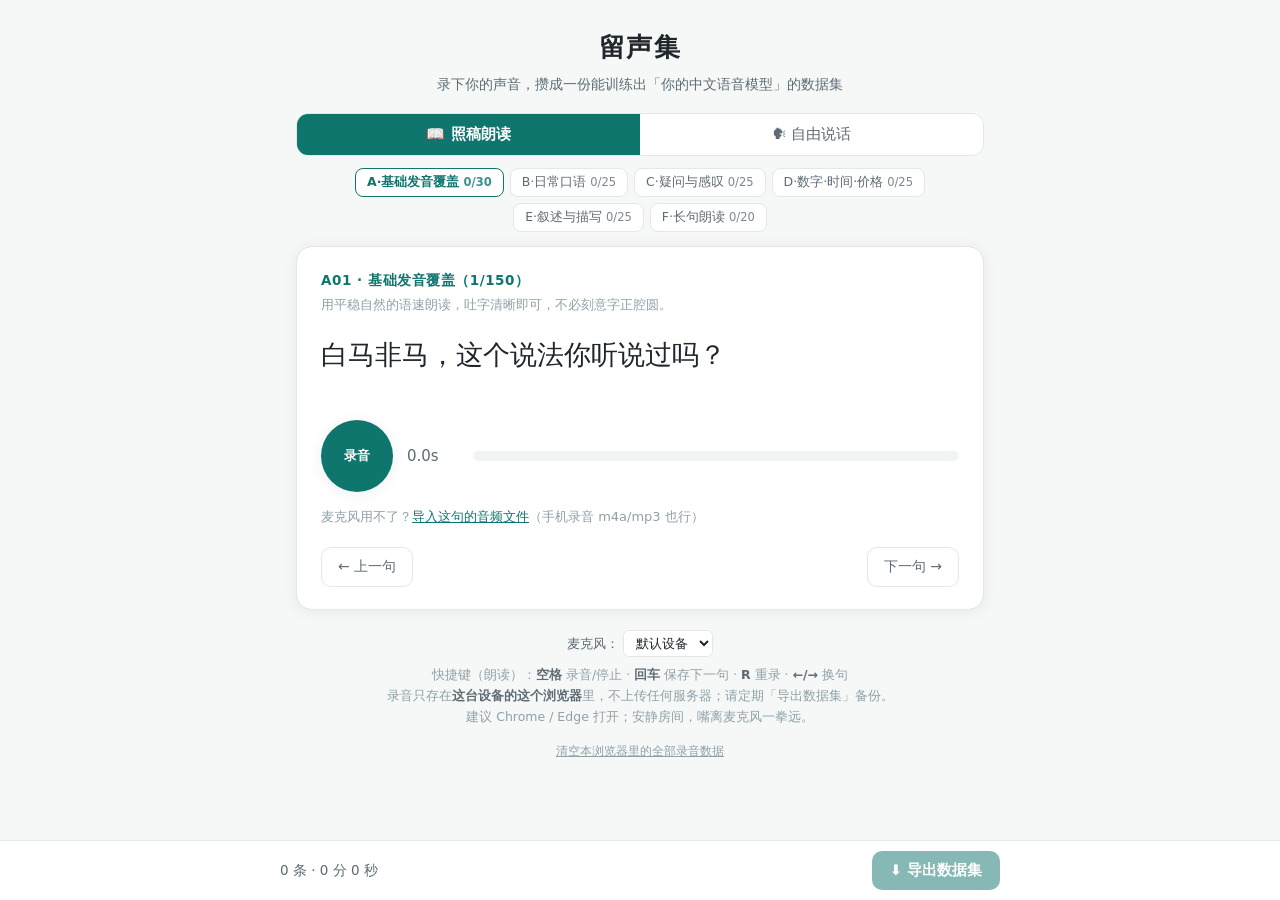
<file: web/index.html>
<!DOCTYPE html>
<html lang="zh-CN">
<head>
<meta charset="utf-8">
<meta name="viewport" content="width=device-width, initial-scale=1">
<title>留声集</title>
<link rel="icon" href="data:image/svg+xml,<svg xmlns=%22http://www.w3.org/2000/svg%22 viewBox=%220 0 100 100%22><text y=%22.9em%22 font-size=%2290%22>🎙️</text></svg>">
<style>
/* ---- 主题令牌：亮色为基准，暗色按同一套令牌重定义 ---- */
:root {
  --bg: #f6f8f7;         /* 冷调纸面，偏青灰 */
  --surface: #ffffff;
  --surface-2: #f0f4f2;
  --ink: #20262b;
  --muted: #5d6b74;
  --faint: #8fa0a8;
  --line: #e2e8e5;
  --accent: #0f766e;      /* 深青，工作室的一点颜色 */
  --accent-ink: #ffffff;
  --rec: #e5484d;         /* 语义色：录音中 */
  --ok: #2f8a4c;
  --warn-bg: #fdf6e3;
  --warn-line: #e8d49a;
  --warn-ink: #8a6116;
  --shadow: 0 2px 14px rgba(25, 45, 55, .08);
}
@media (prefers-color-scheme: dark) {
  :root:not([data-theme="light"]) {
    --bg: #12181b;
    --surface: #1a2226;
    --surface-2: #212b30;
    --ink: #e8edea;
    --muted: #98a9b0;
    --faint: #6b7d85;
    --line: #2a363c;
    --accent: #3cb8ab;
    --accent-ink: #0c1517;
    --rec: #f2555a;
    --ok: #57b374;
    --warn-bg: #2a2416;
    --warn-line: #57481f;
    --warn-ink: #d9b45e;
    --shadow: 0 2px 14px rgba(0, 0, 0, .35);
  }
}
:root[data-theme="dark"] {
  --bg: #12181b;
  --surface: #1a2226;
  --surface-2: #212b30;
  --ink: #e8edea;
  --muted: #98a9b0;
  --faint: #6b7d85;
  --line: #2a363c;
  --accent: #3cb8ab;
  --accent-ink: #0c1517;
  --rec: #f2555a;
  --ok: #57b374;
  --warn-bg: #2a2416;
  --warn-line: #57481f;
  --warn-ink: #d9b45e;
  --shadow: 0 2px 14px rgba(0, 0, 0, .35);
}

* { box-sizing: border-box; margin: 0; padding: 0; }
[hidden] { display: none !important; }
html { -webkit-text-size-adjust: 100%; }
body {
  font-family: system-ui, "PingFang SC", "Microsoft YaHei", "Noto Sans CJK SC", sans-serif;
  background: var(--bg);
  color: var(--ink);
  line-height: 1.65;
}
button { font-family: inherit; }
.wrap { max-width: 720px; margin: 0 auto; padding: 26px 16px 120px; }

/* ---- 头部 ---- */
header { text-align: center; margin-bottom: 18px; }
header h1 { font-size: 26px; letter-spacing: .06em; }
.sub { color: var(--muted); font-size: 13.5px; margin-top: 4px; }
.banner {
  margin: 12px auto 0; max-width: 560px;
  background: var(--warn-bg); border: 1px solid var(--warn-line); color: var(--warn-ink);
  border-radius: 10px; padding: 8px 14px; font-size: 13px; text-align: left;
}

/* ---- 模式切换 ---- */
.modes {
  display: flex; gap: 0; margin: 16px 0 12px;
  border: 1px solid var(--line); border-radius: 12px; overflow: hidden;
  background: var(--surface);
}
.mode-btn {
  flex: 1; border: none; background: transparent; color: var(--muted);
  padding: 11px 8px; font-size: 15px; cursor: pointer;
}
.mode-btn.active { background: var(--accent); color: var(--accent-ink); font-weight: 600; }

/* ---- 批次标签 ---- */
.tabs { display: flex; gap: 6px; justify-content: center; flex-wrap: wrap; margin-bottom: 14px; }
.tab {
  border: 1px solid var(--line); background: var(--surface); border-radius: 8px;
  padding: 5px 11px; font-size: 12.5px; cursor: pointer; color: var(--muted);
}
.tab.active { border-color: var(--accent); color: var(--accent); font-weight: 600; }
.tab .cnt { opacity: .8; font-size: 11.5px; margin-left: 4px; }

/* ---- 卡片 ---- */
.card {
  background: var(--surface); border-radius: 16px; padding: 22px 24px;
  box-shadow: var(--shadow); border: 1px solid var(--line);
}
.meta-row { display: flex; align-items: center; gap: 10px; flex-wrap: wrap; }
.sid { font-weight: 700; color: var(--accent); font-size: 13.5px; letter-spacing: .04em; }
.done-mark { color: var(--ok); font-size: 13px; font-weight: 600; }
.tip { color: var(--faint); font-size: 13px; margin-top: 3px; }
/* 朗读稿：衬线、大号，像一页手稿 */
.sentence {
  font-family: "Songti SC", "Noto Serif CJK SC", "SimSun", serif;
  font-size: 27px; line-height: 1.75; margin: 16px 0 18px; min-height: 2.6em;
  text-wrap: balance;
}

.warn {
  background: var(--warn-bg); border: 1px solid var(--warn-line); color: var(--warn-ink);
  border-radius: 9px; padding: 8px 12px; font-size: 13px; margin: 0 0 12px;
}

/* ---- 录音控件：录音键是主角 ---- */
.controls { display: flex; align-items: center; gap: 14px; flex-wrap: wrap; }
.btn-record {
  width: 72px; height: 72px; border-radius: 50%;
  border: none; background: var(--accent); color: var(--accent-ink);
  font-size: 13px; font-weight: 700; cursor: pointer; flex-shrink: 0;
  box-shadow: var(--shadow);
}
.btn-record.recording { background: var(--rec); color: #fff; animation: pulse 1.2s infinite; }
@keyframes pulse { 50% { opacity: .72; } }
@media (prefers-reduced-motion: reduce) { .btn-record.recording { animation: none; } }
.timer { font-variant-numeric: tabular-nums; color: var(--muted); min-width: 52px; font-size: 15px; }
.level-track {
  flex: 1; min-width: 110px; height: 10px; background: var(--surface-2);
  border-radius: 999px; overflow: hidden;
}
.level-bar {
  height: 100%; width: 0%;
  background: linear-gradient(90deg, var(--accent), #d3a537 72%, var(--rec));
  transition: width .06s linear;
}

.preview { margin-top: 16px; }
audio { width: 100%; }
.preview-btns { display: flex; gap: 10px; margin-top: 10px; flex-wrap: wrap; }
.btn-save {
  border: none; border-radius: 10px; padding: 10px 22px; font-size: 15px;
  background: var(--accent); color: var(--accent-ink); cursor: pointer; font-weight: 600;
}
.btn-ghost {
  border: 1px solid var(--line); border-radius: 10px; padding: 10px 16px;
  background: var(--surface); color: var(--muted); font-size: 14px; cursor: pointer;
}
button:disabled { opacity: .5; cursor: not-allowed; }
button:focus-visible { outline: 2px solid var(--accent); outline-offset: 2px; }

.existing {
  margin-top: 16px; font-size: 13px; color: var(--muted);
  display: flex; align-items: center; gap: 10px; flex-wrap: wrap;
}
.existing audio { flex: 1; min-width: 200px; }

.nav-btns { display: flex; justify-content: space-between; margin-top: 20px; gap: 10px; }
.import-row { margin-top: 14px; font-size: 13px; color: var(--faint); }
.import-row label { color: var(--accent); cursor: pointer; text-decoration: underline; }
input[type="file"] { display: none; }

/* ---- 待校对 ---- */
.pending-title { font-size: 16px; margin: 24px 0 4px; }
.pending-item {
  border: 1px solid var(--line); border-radius: 12px;
  padding: 12px 14px; margin-top: 12px; background: var(--surface-2);
}
.pending-head { display: flex; justify-content: space-between; margin-bottom: 6px; }
.pending-dur { color: var(--faint); font-size: 12.5px; font-variant-numeric: tabular-nums; }
.pending-item textarea {
  width: 100%; margin-top: 8px; padding: 8px 10px; font-size: 16px;
  font-family: inherit; line-height: 1.6; color: var(--ink);
  background: var(--surface); border: 1px solid var(--line); border-radius: 8px;
  resize: vertical;
}

/* ---- 底部常驻：进度 + 导出 ---- */
.dock {
  position: fixed; left: 0; right: 0; bottom: 0;
  background: var(--surface); border-top: 1px solid var(--line);
  padding: 10px 16px calc(10px + env(safe-area-inset-bottom));
}
.dock-inner {
  max-width: 720px; margin: 0 auto;
  display: flex; align-items: center; justify-content: space-between; gap: 12px;
}
.dock-stats { font-size: 13.5px; color: var(--muted); font-variant-numeric: tabular-nums; }
.dock-btns { display: flex; gap: 8px; }
.btn-export {
  border: none; border-radius: 10px; padding: 10px 18px; font-size: 14.5px;
  background: var(--accent); color: var(--accent-ink); font-weight: 700; cursor: pointer;
}

footer.notes { margin-top: 20px; text-align: center; }
.hint { color: var(--faint); font-size: 12.5px; }
.hint b { color: var(--muted); }
.device-row { margin-bottom: 8px; font-size: 13px; color: var(--muted); }
.device-row select {
  max-width: 300px; padding: 4px 8px; border-radius: 6px;
  border: 1px solid var(--line); background: var(--surface); color: var(--ink);
}
.danger-row { margin-top: 10px; }
.danger-link { color: var(--faint); font-size: 12px; background: none; border: none; text-decoration: underline; cursor: pointer; }

@media (max-width: 480px) {
  .card { padding: 18px 16px; }
  .sentence { font-size: 23px; }
}
</style>
</head>
<body>
<div class="wrap">
  <header>
    <h1>留声集</h1>
    <p class="sub">录下你的声音，攒成一份能训练出「你的中文语音模型」的数据集</p>
    <div class="banner" id="env-banner" hidden></div>
  </header>

  <div class="modes">
    <button class="mode-btn active" id="mode-read">📖 照稿朗读</button>
    <button class="mode-btn" id="mode-free">🗣 自由说话</button>
  </div>

  <nav class="tabs" id="tabs"></nav>

  <main class="card" id="read-card">
    <div class="meta-row">
      <span class="sid" id="sentence-id">—</span>
      <span class="done-mark" id="done-mark" hidden></span>
    </div>
    <p class="tip" id="batch-tip"></p>
    <p class="sentence" id="sentence-text">加载中……</p>

    <div class="warn" id="warn-area" hidden></div>

    <div class="controls">
      <button class="btn-record" id="btn-record">录音</button>
      <span class="timer" id="timer">0.0s</span>
      <div class="level-track"><div class="level-bar" id="level-bar"></div></div>
    </div>

    <div class="preview" id="preview-area" hidden>
      <audio id="preview-audio" controls></audio>
      <div class="preview-btns">
        <button class="btn-save" id="btn-save">✔ 保存并下一句</button>
        <button class="btn-ghost" id="btn-redo">↺ 重录</button>
      </div>
    </div>

    <div class="existing" id="existing-area" hidden>
      <span>已有录音：</span>
      <audio id="existing-audio" controls></audio>
    </div>

    <div class="import-row">麦克风用不了？<label for="import-read">导入这句的音频文件</label>（手机录音 m4a/mp3 也行）
      <input type="file" id="import-read" accept="audio/*,.m4a,.mp3,.wav,.aac,.ogg">
    </div>

    <div class="nav-btns">
      <button class="btn-ghost" id="btn-prev">← 上一句</button>
      <button class="btn-ghost" id="btn-next">下一句 →</button>
    </div>
  </main>

  <main class="card" id="free-card" hidden>
    <div class="meta-row"><span class="sid">自由说话 · 自然语气采集</span></div>
    <p class="tip">不看稿，像平时聊天一样随便说 1~5 分钟：今天做了什么、推荐一部电影、
      给朋友的语音留言……停止后会按停顿自动切成小段，逐段听音频、写下你实际说的字。
      数字按读法写汉字（「二零二六」），语气词说了就写上；说废的段丢弃即可。</p>

    <div class="controls">
      <button class="btn-record" id="free-record">说话</button>
      <span class="timer" id="free-timer">0.0s</span>
      <div class="level-track"><div class="level-bar" id="free-level"></div></div>
    </div>

    <div class="warn" id="free-warn" hidden></div>

    <div class="preview" id="free-preview" hidden>
      <audio id="free-audio" controls></audio>
      <div class="preview-btns">
        <button class="btn-save" id="free-slice">✂ 按停顿切分</button>
        <button class="btn-ghost" id="free-redo">↺ 重录</button>
      </div>
    </div>

    <div class="import-row">也可以<label for="import-free">导入一段已有的长录音</label>（比如手机语音备忘录）
      <input type="file" id="import-free" accept="audio/*,.m4a,.mp3,.wav,.aac,.ogg">
    </div>

    <section id="pending-section" hidden>
      <h2 class="pending-title">待校对</h2>
      <div id="pending-list"></div>
    </section>
  </main>

  <footer class="notes">
    <div class="device-row">
      <label for="device-select">麦克风：</label>
      <select id="device-select"><option value="">默认设备</option></select>
    </div>
    <p class="hint">快捷键（朗读）：<b>空格</b> 录音/停止 · <b>回车</b> 保存下一句 · <b>R</b> 重录 · <b>←/→</b> 换句</p>
    <p class="hint">录音只存在<b>这台设备的这个浏览器</b>里，不上传任何服务器；请定期「导出数据集」备份。</p>
    <p class="hint">建议 Chrome / Edge 打开；安静房间，嘴离麦克风一拳远。</p>
    <div class="danger-row"><button class="danger-link" id="btn-wipe">清空本浏览器里的全部录音数据</button></div>
  </footer>
</div>

<div class="dock">
  <div class="dock-inner">
    <span class="dock-stats" id="dock-stats">0 条 · 0 分 0 秒</span>
    <div class="dock-btns">
      <button class="btn-export" id="btn-export">⬇ 导出数据集</button>
    </div>
  </div>
</div>

<script>
'use strict';
/* ============ 留声集：单文件录音采集应用 ============
   零依赖。录音以无损 WAV 存进浏览器 IndexedDB；导出为
   GPT-SoVITS 可直接使用的数据集 zip（wavs/ + meta.jsonl + gptsovits.list）。 */

const CORPUS = {"batches": [{"id": "A", "name": "基础发音覆盖", "desc": "覆盖普通话全部声母、常见韵母、四个声调与轻声、儿化和变调。只录这一批（约 3~5 分钟）就可以开始训练。", "tip": "用平稳自然的语速朗读，吐字清晰即可，不必刻意字正腔圆。", "items": [{"id": "A01", "text": "白马非马，这个说法你听说过吗？"}, {"id": "A02", "text": "爸爸泡了一壶普洱茶，满屋子都是茶香。"}, {"id": "A03", "text": "妹妹每天早晨都要喝一杯温牛奶。"}, {"id": "A04", "text": "风一吹，帆船就慢慢离开了码头。"}, {"id": "A05", "text": "弟弟得到一台崭新的电动玩具。"}, {"id": "A06", "text": "天太热了，我们躲在树荫下乘凉。"}, {"id": "A07", "text": "奶奶年轻的时候在南方农村教书。"}, {"id": "A08", "text": "老李在楼下练了六年太极拳。"}, {"id": "A09", "text": "哥哥刚给花园里的果树浇过水。"}, {"id": "A10", "text": "客人夸这块烤肉外焦里嫩，口感很好。"}, {"id": "A11", "text": "火车呼啸着穿过黄河大桥。"}, {"id": "A12", "text": "姐姐今天穿了一件金黄色的家居服。"}, {"id": "A13", "text": "请你去前面的桥头等我一会儿。"}, {"id": "A14", "text": "小熊想学习西方的现代绘画。"}, {"id": "A15", "text": "这张桌子的价值真不好说。"}, {"id": "A16", "text": "厨房传来一阵炒菜的声音。"}, {"id": "A17", "text": "叔叔是设计师，擅长手绘山水。"}, {"id": "A18", "text": "让我们仍然热爱日常的生活。"}, {"id": "A19", "text": "自从组建足球队，早操再没人迟到。"}, {"id": "A20", "text": "村子里错落有致地种满了松树和翠竹。"}, {"id": "A21", "text": "我们呀，一路吃喝玩乐，晚上才回家。"}, {"id": "A22", "text": "女司机举起绿旗，示意军车继续前进。"}, {"id": "A23", "text": "月亮圆圆的，挂在远处的山峰上。"}, {"id": "A24", "text": "你好，很高兴认识你，我姓李。"}, {"id": "A25", "text": "老虎和小马居然成了好伙伴。"}, {"id": "A26", "text": "一个人吃饭，一样可以吃得很开心。"}, {"id": "A27", "text": "不对，不是这本书，是那本蓝色的。"}, {"id": "A28", "text": "他呢，好像有点儿不好意思了。"}, {"id": "A29", "text": "春天一到，公园里到处是放风筝的孩子。"}, {"id": "A30", "text": "王老师用温柔而坚定的语气鼓励大家。"}]}, {"id": "B", "name": "日常口语", "desc": "高频日常用语，让模型学会你平时说话的腔调。", "tip": "想象在跟家人朋友说话，放松、口语化。", "items": [{"id": "B01", "text": "早上好！今天天气真不错。"}, {"id": "B02", "text": "麻烦你把窗户关一下，外面有点吵。"}, {"id": "B03", "text": "我先去洗个手，马上就来。"}, {"id": "B04", "text": "辛苦了，快坐下歇一会儿吧。"}, {"id": "B05", "text": "这道菜有点咸，下次少放点盐。"}, {"id": "B06", "text": "别着急，我们时间还很充裕。"}, {"id": "B07", "text": "出门记得带伞，下午可能有雨。"}, {"id": "B08", "text": "谢谢你的帮忙，改天我请你吃饭。"}, {"id": "B09", "text": "对不起，我来晚了，路上堵车堵得厉害。"}, {"id": "B10", "text": "没关系，大家都刚到，先喝点水吧。"}, {"id": "B11", "text": "你最近忙什么呢？好久没见到你了。"}, {"id": "B12", "text": "周末我们打算去郊外爬山，你来不来？"}, {"id": "B13", "text": "手机快没电了，你带充电器了吗？"}, {"id": "B14", "text": "这双鞋挺舒服的，就是颜色不太好看。"}, {"id": "B15", "text": "帮我看一下，这个字念什么？"}, {"id": "B16", "text": "电梯坏了，我们只能走楼梯上去。"}, {"id": "B17", "text": "冰箱里还有昨天剩的汤，热一热就能喝。"}, {"id": "B18", "text": "空调温度别开太低，小心着凉。"}, {"id": "B19", "text": "我把钥匙忘在办公室了，真是糊涂。"}, {"id": "B20", "text": "排队的人太多了，我们换一家店吧。"}, {"id": "B21", "text": "你先睡吧，我把这点活儿干完就休息。"}, {"id": "B22", "text": "快递到楼下了，你下去取一下好吗？"}, {"id": "B23", "text": "今晚想吃面条还是米饭？我都可以。"}, {"id": "B24", "text": "灯别关，我还要看一会儿书。"}, {"id": "B25", "text": "慢点走，地上滑，刚拖过地。"}]}, {"id": "C", "name": "疑问与感叹", "desc": "疑问句和感叹句，补充语调的上扬与强调。", "tip": "带上自然的情绪起伏：疑问上扬、感叹有力，但不要夸张。", "items": [{"id": "C01", "text": "这是谁的笔记本？封面还挺好看的。"}, {"id": "C02", "text": "你猜怎么着？我们居然在机场遇见了老同学！"}, {"id": "C03", "text": "为什么每次开会他都迟到呢？"}, {"id": "C04", "text": "哇，这里的夜景也太美了吧！"}, {"id": "C05", "text": "你确定要把头发剪这么短吗？"}, {"id": "C06", "text": "太好了，比赛我们赢了！"}, {"id": "C07", "text": "怎么办，我好像把文件发错人了。"}, {"id": "C08", "text": "难道你一点儿都不好奇吗？"}, {"id": "C09", "text": "加油！最后一圈了，坚持住！"}, {"id": "C10", "text": "这个西瓜熟不熟，你会挑吗？"}, {"id": "C11", "text": "天哪，都十二点了，我们快走吧！"}, {"id": "C12", "text": "你到底想说什么，能不能直接一点？"}, {"id": "C13", "text": "小心！前面的路结冰了。"}, {"id": "C14", "text": "真的假的？他居然会弹钢琴？"}, {"id": "C15", "text": "多漂亮的一幅画啊，是你自己画的吗？"}, {"id": "C16", "text": "咦，我的眼镜刚才还在桌上呢？"}, {"id": "C17", "text": "好香啊，厨房里炖的是什么汤？"}, {"id": "C18", "text": "你说，我们是坐高铁去，还是开车去？"}, {"id": "C19", "text": "唉，这场雨下得可真不是时候。"}, {"id": "C20", "text": "恭喜你呀，听说你考上研究生了！"}, {"id": "C21", "text": "嘘，小点儿声，孩子刚睡着。"}, {"id": "C22", "text": "啊，原来你们早就认识啊！"}, {"id": "C23", "text": "这么重要的事，你怎么现在才告诉我？"}, {"id": "C24", "text": "哎呀，我的手机怎么又死机了！"}, {"id": "C25", "text": "请问，去博物馆应该从哪个出口走？"}]}, {"id": "D", "name": "数字·时间·价格", "desc": "数字、时间、价格、电话号码，是合成时最常用也最容易出错的内容。", "tip": "数字念清楚，「一」「不」的变调顺其自然就好。", "items": [{"id": "D01", "text": "我的手机尾号是三八五二，不是三八五九。"}, {"id": "D02", "text": "会议改到下午两点半，在四楼会议室。"}, {"id": "D03", "text": "今天是二零二六年八月十日，星期一。"}, {"id": "D04", "text": "这件外套原价六百九十九元，现在打七折。"}, {"id": "D05", "text": "从我家到公司，坐地铁大概四十五分钟。"}, {"id": "D06", "text": "请拨打客服电话，四零零八一二三四五六。"}, {"id": "D07", "text": "火车十九点零七分发车，我们十八点前到站吧。"}, {"id": "D08", "text": "他今年三十二岁，比我整整大五岁。"}, {"id": "D09", "text": "这栋楼一共二十八层，我住在十六层。"}, {"id": "D10", "text": "快递单号的后四位是零六一七。"}, {"id": "D11", "text": "春节假期从除夕放到正月初七，一共八天。"}, {"id": "D12", "text": "第一名的成绩是九秒八三，打破了全国纪录。"}, {"id": "D13", "text": "这个月的工资比上个月多了一千二百块。"}, {"id": "D14", "text": "我们班五十六个人，有一半戴眼镜。"}, {"id": "D15", "text": "苹果十块钱三斤，香蕉四块五一斤。"}, {"id": "D16", "text": "电影七点一刻开场，还有二十分钟。"}, {"id": "D17", "text": "体温三十六度八，不算发烧，多喝水吧。"}, {"id": "D18", "text": "银行卡密码要设六位数字，别用生日。"}, {"id": "D19", "text": "我们的航班下午三点二十起飞，提前两小时值机。"}, {"id": "D20", "text": "房间在八零五，电梯出来右转第二间。"}, {"id": "D21", "text": "去年图书馆一共接待了一百二十万人次。"}, {"id": "D22", "text": "马拉松全程四十二点一九五公里。"}, {"id": "D23", "text": "优惠券满两百减五十，今晚十二点过期。"}, {"id": "D24", "text": "他百米能跑进十二秒，八百米也很快。"}, {"id": "D25", "text": "二的十次方是一千零二十四。"}]}, {"id": "E", "name": "叙述与描写", "desc": "叙述性句子，训练自然的停顿和节奏。", "tip": "像讲故事一样，语速可以稍慢，注意停顿。", "items": [{"id": "E01", "text": "傍晚的江面泛着金光，渔船慢慢靠岸。"}, {"id": "E02", "text": "图书馆里很安静，只听得见翻书的声音。"}, {"id": "E03", "text": "小猫蜷在阳台的藤椅上，晒着太阳打盹。"}, {"id": "E04", "text": "山路弯弯曲曲，一直伸向云雾深处。"}, {"id": "E05", "text": "雨后的空气格外清新，泥土的味道扑面而来。"}, {"id": "E06", "text": "爷爷在院子里种了两棵石榴树，年年结果。"}, {"id": "E07", "text": "集市上人来人往，叫卖声此起彼伏。"}, {"id": "E08", "text": "冬天的清晨，窗玻璃上结满了霜花。"}, {"id": "E09", "text": "列车穿过隧道，眼前忽然一片开阔。"}, {"id": "E10", "text": "她把信纸叠得整整齐齐，放进了抽屉。"}, {"id": "E11", "text": "篝火渐渐熄灭，只剩下几点红色的火星。"}, {"id": "E12", "text": "老街两旁的梧桐树，把阳光剪成了碎片。"}, {"id": "E13", "text": "面团在师傅手里翻飞，转眼变成了细面条。"}, {"id": "E14", "text": "湖水清得能看见水底的鹅卵石。"}, {"id": "E15", "text": "深秋的银杏叶落了一地，像铺了一层金毯。"}, {"id": "E16", "text": "他推开木门，一股旧书的气味迎面而来。"}, {"id": "E17", "text": "远处的雪山在夕阳下泛着淡淡的粉色。"}, {"id": "E18", "text": "广场上的鸽子扑棱棱飞起，掠过钟楼。"}, {"id": "E19", "text": "茶馆里的说书人一拍醒木，满堂安静。"}, {"id": "E20", "text": "巷子尽头的小店，卖着最地道的馄饨。"}, {"id": "E21", "text": "潮水退去，沙滩上留下一排排贝壳。"}, {"id": "E22", "text": "风筝越飞越高，最后变成了一个小黑点。"}, {"id": "E23", "text": "木匠把刨花扫成一堆，屋里满是松木香。"}, {"id": "E24", "text": "晚自习下课，操场上响起一阵阵笑声。"}, {"id": "E25", "text": "初雪落在屋檐上，整个村庄都安静了。"}]}, {"id": "F", "name": "长句朗读", "desc": "二十到三十五字的长句，帮助模型学会长句的呼吸和连贯。", "tip": "注意换气和逗号处的停顿，保持整句的连贯感。", "items": [{"id": "F01", "text": "学习一门新语言，最重要的不是天赋，而是每天坚持练习的耐心。"}, {"id": "F02", "text": "如果明天不下雨，我们就沿着河边骑车，一直骑到城外的向日葵田。"}, {"id": "F03", "text": "科技改变了我们的生活方式，但真正温暖人心的，始终是人与人之间的关怀。"}, {"id": "F04", "text": "他一边整理行李，一边回忆起这些年在外求学的点点滴滴。"}, {"id": "F05", "text": "无论遇到什么困难，只要一家人齐心协力，就没有过不去的坎儿。"}, {"id": "F06", "text": "这家老字号饭馆开了六十多年，招牌菜的味道从来没有变过。"}, {"id": "F07", "text": "读万卷书，行万里路，见识越广，人就越懂得谦虚。"}, {"id": "F08", "text": "城市的夜晚灯火通明，可他最怀念的，还是老家院子里那盏昏黄的灯。"}, {"id": "F09", "text": "健康的生活习惯，说起来简单，做起来却需要长年累月的自律。"}, {"id": "F10", "text": "会议结束以后，请大家把桌椅归位，并随手关掉投影仪和空调。"}, {"id": "F11", "text": "春种一粒粟，秋收万颗子，农民的辛苦都藏在这一粒粒粮食里。"}, {"id": "F12", "text": "面对陌生的城市，他深吸一口气，拖着行李箱走进了熙熙攘攘的人群。"}, {"id": "F13", "text": "老师常说，错题并不可怕，可怕的是错过了从错误中学习的机会。"}, {"id": "F14", "text": "这部纪录片拍了整整五年，记录了候鸟从北方到南方的漫长旅程。"}, {"id": "F15", "text": "周末的菜市场热闹非凡，讨价还价声、招呼声混成一片烟火气。"}, {"id": "F16", "text": "真正的朋友，未必天天见面，却总能在你需要的时候及时出现。"}, {"id": "F17", "text": "他把祖传的手艺教给了女儿，也把那份认真和执着一并传了下去。"}, {"id": "F18", "text": "落日把海面染成橘红色，归航的渔船拖着长长的波纹驶向码头。"}, {"id": "F19", "text": "与其抱怨天黑，不如点亮一盏灯，哪怕光亮微弱，也能照亮脚下的路。"}, {"id": "F20", "text": "岁月不居，时节如流，愿我们都能不慌不忙，把平凡的日子过得有滋有味。"}]}]};

const $ = id => document.getElementById(id);

/* ---------------- IndexedDB（失败则退化为内存存储） ---------------- */

const store = {
  db: null, mem: { rec: new Map(), pend: new Map() }, persistent: false,
  async open() {
    if (!('indexedDB' in window)) return false;
    return new Promise(resolve => {
      let req;
      try { req = indexedDB.open('liushengji', 1); } catch (e) { resolve(false); return; }
      req.onupgradeneeded = e => {
        const db = e.target.result;
        if (!db.objectStoreNames.contains('rec')) db.createObjectStore('rec', { keyPath: 'id' });
        if (!db.objectStoreNames.contains('pend')) db.createObjectStore('pend', { keyPath: 'id' });
      };
      req.onsuccess = e => { this.db = e.target.result; this.persistent = true; resolve(true); };
      req.onerror = () => resolve(false);
      req.onblocked = () => resolve(false);
    });
  },
  _tx(name, mode, fn) {
    return new Promise((resolve, reject) => {
      const tx = this.db.transaction(name, mode);
      const out = fn(tx.objectStore(name));
      tx.oncomplete = () => resolve(out && out.result !== undefined ? out.result : undefined);
      tx.onerror = () => reject(tx.error);
    });
  },
  async put(name, val) {
    if (!this.db) { this.mem[name].set(val.id, val); return; }
    await this._tx(name, 'readwrite', s => s.put(val));
  },
  async del(name, id) {
    if (!this.db) { this.mem[name].delete(id); return; }
    await this._tx(name, 'readwrite', s => s.delete(id));
  },
  async all(name) {
    if (!this.db) return [...this.mem[name].values()];
    return new Promise((resolve, reject) => {
      const tx = this.db.transaction(name, 'readonly');
      const req = tx.objectStore(name).getAll();
      req.onsuccess = () => resolve(req.result || []);
      req.onerror = () => reject(req.error);
    });
  },
  async wipe() {
    if (!this.db) { this.mem.rec.clear(); this.mem.pend.clear(); return; }
    await this._tx('rec', 'readwrite', s => s.clear());
    await this._tx('pend', 'readwrite', s => s.clear());
  },
};

/* ---------------- 全局状态 ---------------- */

const state = {
  mode: 'read',
  flat: [], batches: CORPUS.batches,
  index: 0,
  recorded: new Map(),   // id -> {id,text,dur,sr,peak,ts,kind,take?,wav:Blob}
  pendingSegs: [],       // [{id,take,dur,sr,ts,draft?,wav:Blob}]
  recording: false,
  pendingTake: null,     // 朗读模式待保存 {blob,dur,peak,sr}
  freeTake: null,        // 自由模式待切分 {pcm:Float32Array,sr,peak}
  ctx: null, stream: null, source: null, processor: null,
  chunks: [], sampleRate: 48000, startTime: 0, timerId: null, peak: 0,
  urls: new Map(),       // id -> objectURL 缓存
};
const FREE_MAX_SEC = 300;

/* ---------------- 初始化 ---------------- */

async function init() {
  state.flat = CORPUS.batches.flatMap(b =>
    b.items.map(it => ({ ...it, batch: b.id, batchName: b.name, tip: b.tip })));

  const ok = await store.open();
  if (!ok) {
    showBanner('⚠ 此浏览器无法持久保存录音（隐身模式？）。数据只存在内存里，录完请立刻导出，关页即丢。');
  }
  for (const r of await store.all('rec')) state.recorded.set(r.id, r);
  state.pendingSegs = (await store.all('pend')).sort((a, b) => a.id < b.id ? -1 : 1);

  if (window.self !== window.top) {
    showBanner('ℹ 此页面在内嵌沙盒里可能无法使用麦克风或导出文件。请把它保存为本地 .html 文件后用浏览器直接打开。');
  }

  const firstNew = state.flat.findIndex(s => !state.recorded.has(s.id));
  state.index = firstNew === -1 ? 0 : firstNew;
  renderAll();
}

function showBanner(msg) { const b = $('env-banner'); b.textContent = msg; b.hidden = false; }

function renderAll() { renderTabs(); renderSentence(); renderPending(); renderStats(); }

/* ---------------- 渲染 ---------------- */

function blobUrl(id, blob) {
  if (!state.urls.has(id)) state.urls.set(id, URL.createObjectURL(blob));
  return state.urls.get(id);
}
function dropUrl(id) {
  if (state.urls.has(id)) { URL.revokeObjectURL(state.urls.get(id)); state.urls.delete(id); }
}

function renderTabs() {
  const tabs = $('tabs');
  tabs.innerHTML = '';
  tabs.style.display = state.mode === 'read' ? '' : 'none';
  const cur = state.flat[state.index];
  for (const b of state.batches) {
    const done = b.items.filter(it => state.recorded.has(it.id)).length;
    const el = document.createElement('button');
    el.className = 'tab' + (cur && cur.batch === b.id ? ' active' : '');
    el.innerHTML = `${b.id}·${b.name}<span class="cnt">${done}/${b.items.length}</span>`;
    el.onclick = () => {
      const idx = state.flat.findIndex(s => s.batch === b.id && !state.recorded.has(s.id));
      goTo(idx !== -1 ? idx : state.flat.findIndex(s => s.batch === b.id));
    };
    tabs.appendChild(el);
  }
}

function setMode(mode) {
  if (state.recording) stopRecording();
  state.mode = mode;
  $('mode-read').classList.toggle('active', mode === 'read');
  $('mode-free').classList.toggle('active', mode === 'free');
  $('read-card').hidden = mode !== 'read';
  $('free-card').hidden = mode !== 'free';
  renderTabs();
}

function renderSentence() {
  const s = state.flat[state.index];
  if (!s) return;
  $('sentence-id').textContent = `${s.id} · ${s.batchName}（${state.index + 1}/${state.flat.length}）`;
  $('batch-tip').textContent = s.tip || '';
  $('sentence-text').textContent = s.text;

  const rec = state.recorded.get(s.id);
  $('done-mark').hidden = !rec;
  if (rec) {
    $('done-mark').textContent = `✓ 已录 ${Number(rec.dur).toFixed(1)}s（可重录覆盖）`;
    $('existing-audio').src = blobUrl(s.id, rec.wav);
    $('existing-area').hidden = false;
  } else {
    $('existing-area').hidden = true;
  }
  clearReadTake();
  hideWarn('warn-area');
  renderTabs();
}

function renderStats() {
  let total = 0;
  for (const r of state.recorded.values()) total += Number(r.dur) || 0;
  const m = Math.floor(total / 60), sec = Math.round(total % 60);
  const pend = state.pendingSegs.length ? ` · 待校对 ${state.pendingSegs.length}` : '';
  $('dock-stats').textContent = `${state.recorded.size} 条 · ${m} 分 ${sec} 秒${pend}`;
  $('btn-export').disabled = state.recorded.size === 0;
}

function renderPending() {
  const list = $('pending-list');
  $('pending-section').hidden = !state.pendingSegs.length;
  list.innerHTML = '';
  for (const seg of state.pendingSegs) {
    const item = document.createElement('div');
    item.className = 'pending-item';
    item.innerHTML = `
      <div class="pending-head">
        <span class="sid">${seg.id}</span>
        <span class="pending-dur">${Number(seg.dur).toFixed(1)}s · ${seg.take || ''}</span>
      </div>
      <audio controls></audio>
      <textarea rows="2" placeholder="听音频，写下你实际说的字……"></textarea>
      <div class="preview-btns">
        <button class="btn-save btn-confirm">✔ 确认入库</button>
        <button class="btn-ghost btn-drop">✕ 丢弃这段</button>
      </div>`;
    item.querySelector('audio').src = blobUrl(seg.id, seg.wav);
    const ta = item.querySelector('textarea');
    ta.value = seg.draft || '';
    item.querySelector('.btn-confirm').onclick = () => confirmSeg(seg, ta.value, ta);
    item.querySelector('.btn-drop').onclick = () => discardSeg(seg.id);
    list.appendChild(item);
  }
}

function showWarn(id, msg) { const w = $(id); w.textContent = msg; w.hidden = false; }
function hideWarn(id) { $(id).hidden = true; }

function clearReadTake() {
  state.pendingTake = null;
  $('preview-area').hidden = true;
  const a = $('preview-audio');
  if (a.dataset.url) { URL.revokeObjectURL(a.dataset.url); delete a.dataset.url; a.removeAttribute('src'); }
}
function clearFreeTake() {
  state.freeTake = null;
  $('free-preview').hidden = true;
  const a = $('free-audio');
  if (a.dataset.url) { URL.revokeObjectURL(a.dataset.url); delete a.dataset.url; a.removeAttribute('src'); }
}

/* ---------------- 录音引擎（双模式共用） ---------------- */

function ui() {
  return state.mode === 'read'
    ? { btn: $('btn-record'), timer: $('timer'), level: $('level-bar'), warn: 'warn-area', startLabel: '录音', stopLabel: '停止' }
    : { btn: $('free-record'), timer: $('free-timer'), level: $('free-level'), warn: 'free-warn', startLabel: '说话', stopLabel: '停止' };
}

async function startRecording() {
  if (state.recording) return;
  if (state.mode === 'read') clearReadTake(); else clearFreeTake();
  hideWarn(ui().warn);
  try {
    const deviceId = localStorage.getItem('lsj_device') || '';
    // 关闭回声消除/降噪/自动增益：训练数据要保留原始音色
    state.stream = await navigator.mediaDevices.getUserMedia({
      audio: {
        echoCancellation: false, noiseSuppression: false, autoGainControl: false,
        channelCount: 1,
        ...(deviceId ? { deviceId: { exact: deviceId } } : {}),
      },
    });
    populateDevices();
  } catch (e) {
    showWarn(ui().warn, '无法使用麦克风（' + e.name + '）。可以改用下方「导入音频文件」：先用手机/电脑自带的录音应用录，再导入进来。');
    return;
  }

  state.ctx = new (window.AudioContext || window.webkitAudioContext)();
  state.sampleRate = state.ctx.sampleRate;
  state.source = state.ctx.createMediaStreamSource(state.stream);
  state.processor = state.ctx.createScriptProcessor(4096, 1, 1);
  state.chunks = [];
  state.peak = 0;

  const levelEl = ui().level;
  state.processor.onaudioprocess = ev => {
    const data = ev.inputBuffer.getChannelData(0);
    state.chunks.push(new Float32Array(data));
    let rms = 0;
    for (let i = 0; i < data.length; i++) {
      const v = Math.abs(data[i]);
      if (v > state.peak) state.peak = v;
      rms += data[i] * data[i];
    }
    levelEl.style.width = Math.min(100, Math.sqrt(rms / data.length) * 350) + '%';
  };

  // processor 要接到 destination 才会持续触发；0 增益避免回放啸叫
  const mute = state.ctx.createGain();
  mute.gain.value = 0;
  state.source.connect(state.processor);
  state.processor.connect(mute);
  mute.connect(state.ctx.destination);

  state.recording = true;
  state.startTime = performance.now();
  const u = ui();
  u.btn.textContent = u.stopLabel;
  u.btn.classList.add('recording');
  state.timerId = setInterval(() => {
    const sec = (performance.now() - state.startTime) / 1000;
    u.timer.textContent = sec.toFixed(1) + 's';
    if (state.mode === 'free' && sec >= FREE_MAX_SEC) stopRecording();
  }, 100);
}

function stopRecording() {
  if (!state.recording) return;
  state.recording = false;
  clearInterval(state.timerId);
  try {
    state.processor.disconnect();
    state.source.disconnect();
    state.stream.getTracks().forEach(t => t.stop());
    state.ctx.close();
  } catch (e) { /* 忽略清理错误 */ }

  const u = ui();
  u.btn.textContent = u.startLabel;
  u.btn.classList.remove('recording');
  u.level.style.width = '0%';

  const total = state.chunks.reduce((n, c) => n + c.length, 0);
  if (!total) { showWarn(u.warn, '没有采集到音频数据，请重试。'); return; }
  let pcm = new Float32Array(total);
  let off = 0;
  for (const c of state.chunks) { pcm.set(c, off); off += c.length; }
  state.chunks = [];
  acceptAudio(pcm, state.sampleRate, state.peak);
}

/* 录音或导入的音频统一从这里进入各模式流程 */
function acceptAudio(pcm, sr, peak) {
  const u = ui();
  pcm = trimSilence(pcm, sr);
  const dur = pcm.length / sr;
  const minDur = state.mode === 'read' ? 0.6 : 2.0;
  if (dur < minDur) { showWarn(u.warn, `音频太短（不足 ${minDur} 秒），请重试。`); return; }
  u.timer.textContent = dur.toFixed(1) + 's';

  if (state.mode === 'read') {
    const blob = encodeWav(pcm, sr);
    state.pendingTake = { blob, dur, peak, sr };
    const a = $('preview-audio');
    a.dataset.url = URL.createObjectURL(blob);
    a.src = a.dataset.url;
    $('preview-area').hidden = false;
  } else {
    state.freeTake = { pcm, sr, peak };
    const blob = encodeWav(pcm, sr);
    const a = $('free-audio');
    a.dataset.url = URL.createObjectURL(blob);
    a.src = a.dataset.url;
    $('free-preview').hidden = false;
  }

  if (peak >= 0.985) showWarn(u.warn, '⚠ 音量过大出现削波（爆音），建议离麦克风远一点重录。');
  else if (peak < 0.08) showWarn(u.warn, '⚠ 音量偏小，建议靠近麦克风或调大输入音量重录。');
}

function trimSilence(pcm, sr, threshold = 0.008) {
  let start = 0, end = pcm.length - 1;
  while (start < pcm.length && Math.abs(pcm[start]) < threshold) start++;
  while (end > start && Math.abs(pcm[end]) < threshold) end--;
  if (start >= end) return pcm;
  const pad = Math.round(sr * 0.25);
  return pcm.slice(Math.max(0, start - pad), Math.min(pcm.length, end + pad));
}

function encodeWav(pcm, sr) {
  const buf = new ArrayBuffer(44 + pcm.length * 2);
  const v = new DataView(buf);
  const wstr = (o, s) => { for (let i = 0; i < s.length; i++) v.setUint8(o + i, s.charCodeAt(i)); };
  wstr(0, 'RIFF'); v.setUint32(4, 36 + pcm.length * 2, true); wstr(8, 'WAVE');
  wstr(12, 'fmt '); v.setUint32(16, 16, true);
  v.setUint16(20, 1, true); v.setUint16(22, 1, true);
  v.setUint32(24, sr, true); v.setUint32(28, sr * 2, true);
  v.setUint16(32, 2, true); v.setUint16(34, 16, true);
  wstr(36, 'data'); v.setUint32(40, pcm.length * 2, true);
  for (let i = 0; i < pcm.length; i++) {
    const s = Math.max(-1, Math.min(1, pcm[i]));
    v.setInt16(44 + i * 2, s < 0 ? s * 0x8000 : s * 0x7fff, true);
  }
  return new Blob([buf], { type: 'audio/wav' });
}

/* ---------------- 导入音频文件 ---------------- */

async function importFile(file) {
  const u = ui();
  hideWarn(u.warn);
  try {
    const buf = await file.arrayBuffer();
    const ctx = new (window.AudioContext || window.webkitAudioContext)();
    const audio = await ctx.decodeAudioData(buf);
    const pcm = audio.getChannelData(0).slice();
    let peak = 0;
    for (let i = 0; i < pcm.length; i++) { const v = Math.abs(pcm[i]); if (v > peak) peak = v; }
    ctx.close();
    acceptAudio(pcm, audio.sampleRate, peak);
  } catch (e) {
    showWarn(u.warn, '无法解码这个音频文件：' + (e.message || e.name || e));
  }
}

/* ---------------- 朗读：保存与导航 ---------------- */

async function saveRead() {
  if (!state.pendingTake) return;
  const s = state.flat[state.index];
  const p = state.pendingTake;
  const rec = {
    id: s.id, text: s.text, dur: Math.round(p.dur * 1000) / 1000,
    sr: p.sr, peak: Math.round(p.peak * 10000) / 10000,
    ts: Math.floor(Date.now() / 1000), kind: 'read', wav: p.blob,
  };
  try {
    await store.put('rec', rec);
  } catch (e) {
    showWarn('warn-area', '保存失败（存储空间满？）：' + (e.message || e.name)); return;
  }
  dropUrl(s.id);
  state.recorded.set(s.id, rec);
  renderStats();
  clearReadTake();
  const next = state.flat.findIndex((x, i) => i > state.index && !state.recorded.has(x.id));
  const anyNew = next !== -1 ? next : state.flat.findIndex(x => !state.recorded.has(x.id));
  if (anyNew !== -1) goTo(anyNew);
  else { renderSentence(); showWarn('warn-area', '🎉 朗读语料全部录完！可以去「自由说话」补自然语气，或点下方「导出数据集」。'); }
}

function goTo(idx) {
  if (idx < 0 || idx >= state.flat.length) return;
  if (state.recording) stopRecording();
  state.index = idx;
  renderSentence();
}

/* ---------------- 自由说话：切分与校对 ---------------- */

function nextSegNo() {
  let n = 0;
  const scan = id => { const m = /^S(\d+)$/.exec(id); if (m) n = Math.max(n, parseInt(m[1], 10)); };
  for (const id of state.recorded.keys()) scan(id);
  for (const seg of state.pendingSegs) scan(seg.id);
  return n + 1;
}
function nextTakeNo() {
  let n = 0;
  const scan = t => { const m = /^take_(\d+)$/.exec(t || ''); if (m) n = Math.max(n, parseInt(m[1], 10)); };
  for (const r of state.recorded.values()) scan(r.take);
  for (const seg of state.pendingSegs) scan(seg.take);
  return n + 1;
}

/* 与仓库 recorder/server.py 同一套能量门限切分算法 */
function sliceBySilence(pcm, sr, minSeg = 1.2, maxSeg = 9.5, minSil = 0.35, pad = 0.15) {
  const win = Math.max(1, Math.round(sr * 0.05));
  const nwin = Math.floor(pcm.length / win);
  if (!nwin) return [];
  const peaks = new Array(nwin);
  for (let i = 0; i < nwin; i++) {
    let p = 0;
    const base = i * win;
    for (let j = 0; j < win; j++) { const v = Math.abs(pcm[base + j]); if (v > p) p = v; }
    peaks[i] = p;
  }
  const ranked = [...peaks].sort((a, b) => a - b);
  const floor = ranked[Math.floor(nwin * 0.1)];
  const p90 = ranked[Math.min(nwin - 1, Math.floor(nwin * 0.9))];
  // 门限=噪声底×2.5，上限=信号90分位的一半（防止连续语音被整段判为静音）
  const thr = Math.max(Math.min(Math.max(floor * 2.5, 0.006), 0.5 * p90), 0.006);
  const voiced = peaks.map(p => p > thr);

  const gapWin = Math.max(1, Math.round(minSil / 0.05));
  let i = 0;
  while (i < nwin) {
    if (voiced[i]) { i++; continue; }
    let j = i;
    while (j < nwin && !voiced[j]) j++;
    if (i > 0 && j < nwin && (j - i) < gapWin) for (let k = i; k < j; k++) voiced[k] = true;
    i = j;
  }

  const intervals = [];
  i = 0;
  while (i < nwin) {
    if (voiced[i]) {
      let j = i;
      while (j < nwin && voiced[j]) j++;
      if ((j - i) * 0.05 >= 0.3) intervals.push([i * 0.05, j * 0.05]);
      i = j;
    } else i++;
  }

  const groups = [];
  let cur = null;
  for (const [a, b] of intervals) {
    if (b - a > maxSeg) {
      if (cur) { groups.push(cur); cur = null; }
      const parts = Math.floor((b - a) / maxSeg) + 1;
      const step = (b - a) / parts;
      for (let k = 0; k < parts; k++) groups.push([a + k * step, a + (k + 1) * step]);
      continue;
    }
    if (!cur) cur = [a, b];
    else if (b - cur[0] <= maxSeg) cur = [cur[0], b];
    else { groups.push(cur); cur = [a, b]; }
  }
  if (cur) groups.push(cur);

  const total = pcm.length / sr;
  const out = [];
  for (const [a, b] of groups) {
    if (b - a < minSeg) continue;
    out.push([Math.round(Math.max(0, a - pad) * sr), Math.round(Math.min(total, b + pad) * sr)]);
  }
  return out;
}

async function sliceFreeTake() {
  if (!state.freeTake) return;
  const { pcm, sr } = state.freeTake;
  const spans = sliceBySilence(pcm, sr);
  if (!spans.length) {
    showWarn('free-warn', '这段音频没有切出有效语音（太安静或太碎），请重录/换文件。');
    return;
  }
  const take = `take_${String(nextTakeNo()).padStart(3, '0')}`;
  let no = nextSegNo();
  for (const [a, b] of spans) {
    const seg = {
      id: `S${String(no++).padStart(3, '0')}`,
      take, dur: Math.round((b - a) / sr * 1000) / 1000, sr,
      ts: Math.floor(Date.now() / 1000),
      wav: encodeWav(pcm.slice(a, b), sr),
    };
    state.pendingSegs.push(seg);
    try { await store.put('pend', seg); } catch (e) { /* 满则至少留在内存 */ }
  }
  clearFreeTake();
  renderPending();
  renderStats();
  showWarn('free-warn', `✔ 已切出 ${spans.length} 段（${take}），请在下方逐段校对。`);
}

async function confirmSeg(seg, text, ta) {
  text = (text || '').trim();
  if (!text) { ta.focus(); showWarn('free-warn', `${seg.id}：请先写下这段说的字，再确认入库。`); return; }
  const rec = {
    id: seg.id, text, dur: seg.dur, sr: seg.sr, peak: 0,
    ts: Math.floor(Date.now() / 1000), kind: 'free', take: seg.take, wav: seg.wav,
  };
  try { await store.put('rec', rec); await store.del('pend', seg.id); }
  catch (e) { showWarn('free-warn', '保存失败：' + (e.message || e.name)); return; }
  state.recorded.set(seg.id, rec);
  state.pendingSegs = state.pendingSegs.filter(x => x.id !== seg.id);
  hideWarn('free-warn');
  renderPending();
  renderStats();
}

async function discardSeg(id) {
  try { await store.del('pend', id); } catch (e) { /* 忽略 */ }
  dropUrl(id);
  state.pendingSegs = state.pendingSegs.filter(x => x.id !== id);
  renderPending();
  renderStats();
}

/* ---------------- 导出数据集（zip，仅存储不压缩） ---------------- */

const CRC_TABLE = (() => {
  const t = new Uint32Array(256);
  for (let n = 0; n < 256; n++) {
    let c = n;
    for (let k = 0; k < 8; k++) c = c & 1 ? 0xedb88320 ^ (c >>> 1) : c >>> 1;
    t[n] = c >>> 0;
  }
  return t;
})();
function crc32(bytes) {
  let c = 0xffffffff;
  for (let i = 0; i < bytes.length; i++) c = CRC_TABLE[(c ^ bytes[i]) & 0xff] ^ (c >>> 8);
  return (c ^ 0xffffffff) >>> 0;
}

function buildZip(files) { // files: [{name, data:Uint8Array}]
  const enc = new TextEncoder();
  const now = new Date();
  const dosTime = ((now.getHours() << 11) | (now.getMinutes() << 5) | (now.getSeconds() >> 1)) & 0xffff;
  const dosDate = (((now.getFullYear() - 1980) << 9) | ((now.getMonth() + 1) << 5) | now.getDate()) & 0xffff;
  const chunks = [], central = [];
  let offset = 0;
  const u16 = n => new Uint8Array([n & 255, (n >> 8) & 255]);
  const u32 = n => new Uint8Array([n & 255, (n >> 8) & 255, (n >> 16) & 255, (n >>> 24) & 255]);

  for (const f of files) {
    const name = enc.encode(f.name);
    const crc = crc32(f.data);
    // 本地文件头（bit11: 文件名用 UTF-8）
    const local = [u32(0x04034b50), u16(20), u16(0x0800), u16(0), u16(dosTime), u16(dosDate),
      u32(crc), u32(f.data.length), u32(f.data.length), u16(name.length), u16(0)];
    const localBytes = concat([...local, name, f.data]);
    chunks.push(localBytes);
    central.push({ name, crc, size: f.data.length, offset });
    offset += localBytes.length;
  }
  const cdChunks = [];
  for (const c of central) {
    cdChunks.push(concat([u32(0x02014b50), u16(20), u16(20), u16(0x0800), u16(0),
      u16(dosTime), u16(dosDate), u32(c.crc), u32(c.size), u32(c.size),
      u16(c.name.length), u16(0), u16(0), u16(0), u16(0), u32(0), u32(c.offset), c.name]));
  }
  const cd = concat(cdChunks);
  const end = concat([u32(0x06054b50), u16(0), u16(0), u16(central.length), u16(central.length),
    u32(cd.length), u32(offset), u16(0)]);
  return new Blob([...chunks, cd, end], { type: 'application/zip' });

  function concat(arrs) {
    const total = arrs.reduce((n, a) => n + a.length, 0);
    const out = new Uint8Array(total);
    let o = 0;
    for (const a of arrs) { out.set(a, o); o += a.length; }
    return out;
  }
}

async function exportDataset() {
  if (!state.recorded.size) return;
  const btn = $('btn-export');
  btn.disabled = true;
  btn.textContent = '打包中……';
  try {
    const enc = new TextEncoder();
    const ids = [...state.recorded.keys()].sort();
    const files = [];
    const metaLines = [], listLines = [];
    for (const id of ids) {
      const r = state.recorded.get(id);
      files.push({ name: `wavs/${id}.wav`, data: new Uint8Array(await r.wav.arrayBuffer()) });
      const { wav, ...meta } = r;
      metaLines.push(JSON.stringify(meta));
      listLines.push(`wavs/${id}.wav|me|ZH|${r.text}`);
    }
    files.push({ name: 'meta.jsonl', data: enc.encode(metaLines.join('\n') + '\n') });
    files.push({ name: 'gptsovits.list', data: enc.encode(listLines.join('\n') + '\n') });
    files.push({
      name: '说明.txt', data: enc.encode(
        '留声集导出的语音数据集\n\n' +
        'wavs/           录音（16-bit 单声道 WAV；A-F 开头为朗读句，S 开头为自由说话切段）\n' +
        'meta.jsonl      每条录音的文本与元数据\n' +
        'gptsovits.list  GPT-SoVITS 训练标注：在其 WebUI「1A-训练集格式化」中，\n' +
        '                文本标注文件选这个 .list，音频目录选解压后的 wavs/ 目录\n\n' +
        '训练教程：https://github.com/6walnuts/voice-chat-generation/blob/main/docs/training.md\n' +
        '仅用于本人或已获授权的声音。\n'),
    });
    const zip = buildZip(files);
    const stamp = new Date().toISOString().slice(0, 16).replace(/[-:]/g, '').replace('T', '-');
    const a = document.createElement('a');
    a.href = URL.createObjectURL(zip);
    a.download = `voice-dataset-${stamp}.zip`;
    document.body.appendChild(a);
    a.click();
    a.remove();
    setTimeout(() => URL.revokeObjectURL(a.href), 30000);
  } finally {
    btn.disabled = false;
    btn.textContent = '⬇ 导出数据集';
  }
}

/* ---------------- 设备与杂项 ---------------- */

async function populateDevices() {
  try {
    const devs = await navigator.mediaDevices.enumerateDevices();
    const sel = $('device-select');
    const saved = localStorage.getItem('lsj_device') || '';
    sel.innerHTML = '<option value="">默认设备</option>';
    for (const d of devs.filter(d => d.kind === 'audioinput')) {
      const opt = document.createElement('option');
      opt.value = d.deviceId;
      opt.textContent = d.label || `麦克风 ${sel.length}`;
      if (d.deviceId === saved) opt.selected = true;
      sel.appendChild(opt);
    }
  } catch (e) { /* 未授权前拿不到设备名 */ }
}

async function wipeAll() {
  if (!confirm('确定清空这个浏览器里的全部录音数据？此操作不可恢复（已导出的 zip 不受影响）。')) return;
  if (!confirm('再确认一次：真的要全部删除？')) return;
  await store.wipe();
  for (const id of state.urls.keys()) URL.revokeObjectURL(state.urls.get(id));
  state.urls.clear();
  state.recorded.clear();
  state.pendingSegs = [];
  state.index = 0;
  renderAll();
}

/* ---------------- 事件绑定 ---------------- */

$('mode-read').onclick = () => setMode('read');
$('mode-free').onclick = () => setMode('free');

$('btn-record').onclick = () => state.recording ? stopRecording() : startRecording();
$('btn-save').onclick = saveRead;
$('btn-redo').onclick = () => { clearReadTake(); hideWarn('warn-area'); };
$('btn-prev').onclick = () => goTo(state.index - 1);
$('btn-next').onclick = () => goTo(state.index + 1);

$('free-record').onclick = () => state.recording ? stopRecording() : startRecording();
$('free-slice').onclick = sliceFreeTake;
$('free-redo').onclick = () => { clearFreeTake(); hideWarn('free-warn'); };

$('import-read').onchange = e => { if (e.target.files[0]) { importFile(e.target.files[0]); e.target.value = ''; } };
$('import-free').onchange = e => { if (e.target.files[0]) { importFile(e.target.files[0]); e.target.value = ''; } };

$('btn-export').onclick = exportDataset;
$('btn-wipe').onclick = wipeAll;
$('device-select').onchange = e => localStorage.setItem('lsj_device', e.target.value);

document.addEventListener('keydown', ev => {
  const tag = ev.target.tagName;
  if (tag === 'SELECT' || tag === 'INPUT' || tag === 'TEXTAREA') return;
  if (ev.code === 'Space') {
    ev.preventDefault();
    (state.mode === 'read' ? $('btn-record') : $('free-record')).click();
    return;
  }
  if (state.mode !== 'read') return;
  if (ev.code === 'Enter') { ev.preventDefault(); saveRead(); }
  else if (ev.code === 'KeyR') { clearReadTake(); hideWarn('warn-area'); }
  else if (ev.code === 'ArrowLeft') goTo(state.index - 1);
  else if (ev.code === 'ArrowRight') goTo(state.index + 1);
});

window.addEventListener('beforeunload', ev => {
  if (!store.persistent && state.recorded.size) { ev.preventDefault(); ev.returnValue = ''; }
});

populateDevices();
init();
</script>
</body>
</html>
</file>
